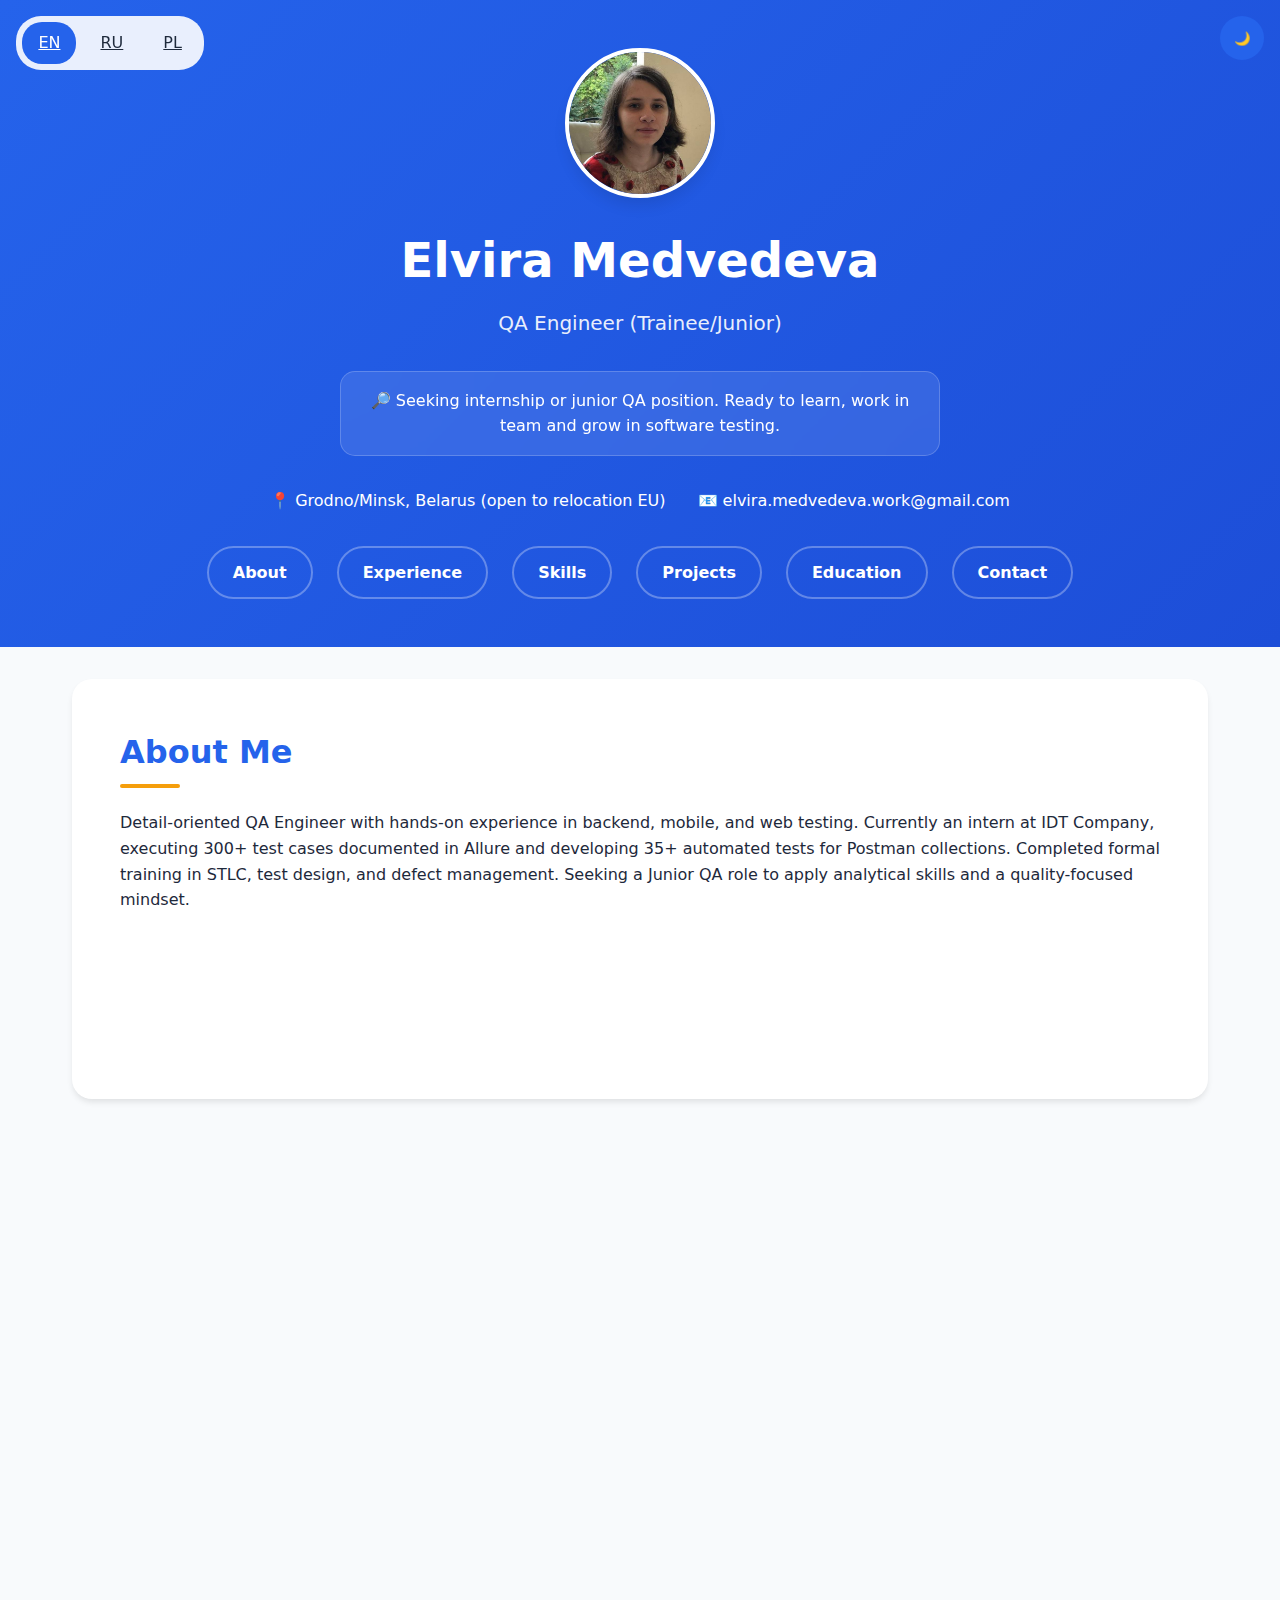
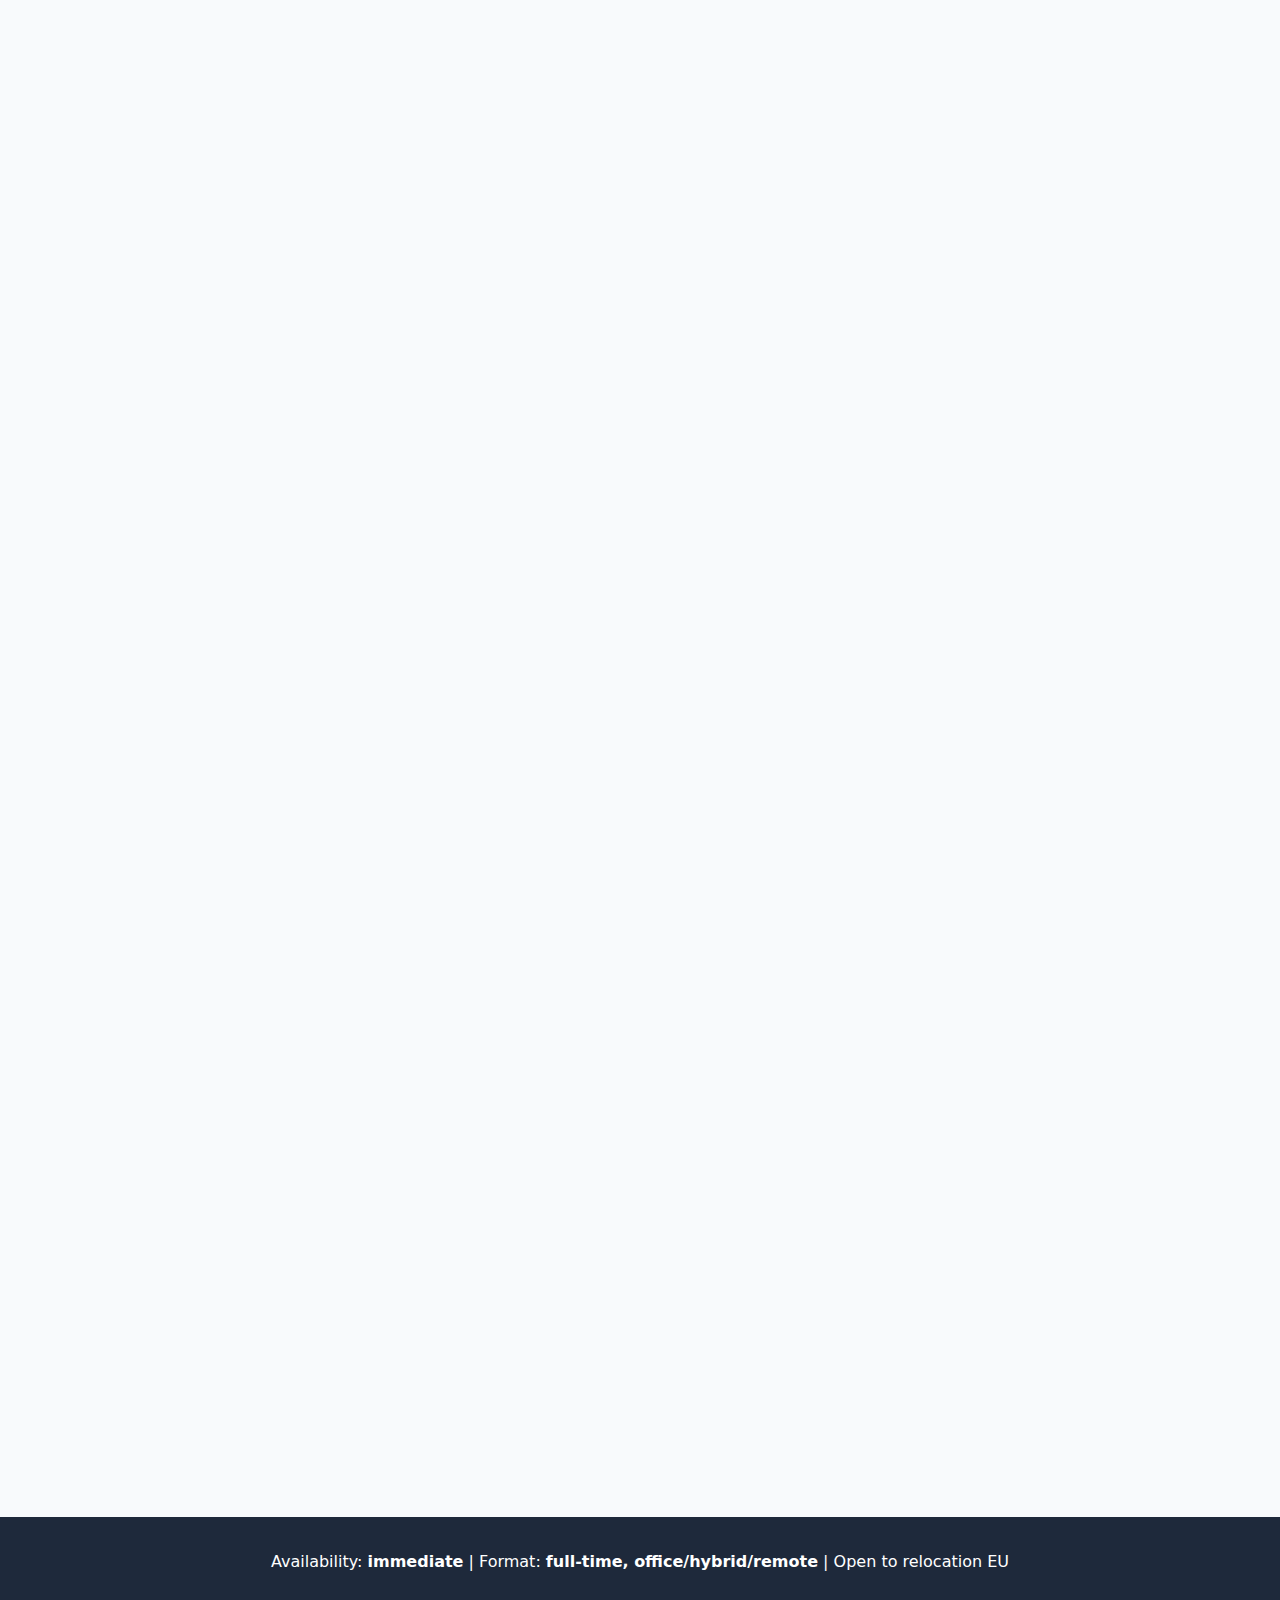
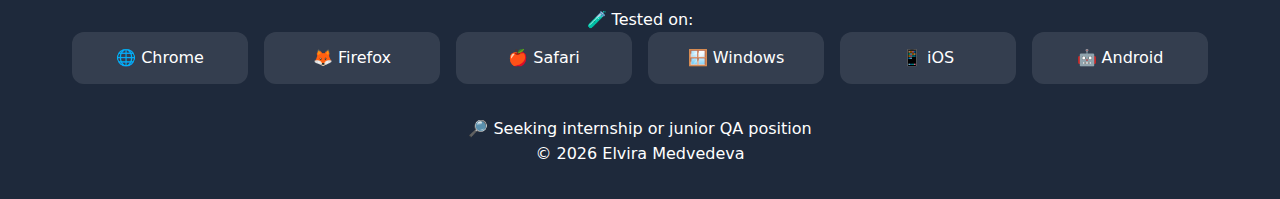
<file: index.html>
<!DOCTYPE html>
<html lang="en">
<head>
  <meta charset="UTF-8">
  <meta name="viewport" content="width=device-width, initial-scale=1.0">
  <title>Elvira Medvedeva - QA Engineer</title>
  <meta name="description" content="Junior QA Engineer | Manual & API Testing | Python basics | Open to Relocation EU">
  <meta property="og:title" content="Elvira Medvedeva - QA Portfolio">
  <meta property="og:description" content="QA Engineer specializing in manual testing, API validation, and mobile QA.">
  <meta property="og:type" content="website">
  <meta property="og:url" content="https://elviramedvedeva.github.io/">
  <link rel="canonical" href="https://elviramedvedeva.github.io/">
  <link rel="icon" type="image/x-icon" href="data:image/svg+xml,%3Csvg xmlns='http://www.w3.org/2000/svg' viewBox='0 0 100 100'%3E%3Crect width='100' height='100' rx='15' fill='%232563eb'/%3E%3Ctext x='50' y='68' font-family='Arial, sans-serif' font-size='36' font-weight='bold' text-anchor='middle' fill='white'%3EQA%3C/text%3E%3C/svg%3E">
  <link rel="stylesheet" href="style.css">
  <script src="script.js" defer></script>
</head>
<body>
  <header class="main-header">
    <div class="language-switcher">
      <a href="index.html" class="lang-btn active">EN</a>
      <a href="index_ru.html" class="lang-btn">RU</a>
      <a href="index_pl.html" class="lang-btn">PL</a>
    </div>
    <button class="theme-toggle" id="themeToggle" aria-label="Toggle theme">
      <span class="theme-icon">🌙</span>
    </button>
    <div class="container">
      <img src="elvira.jpg" alt="Elvira Medvedeva" class="profile-photo" width="150" height="150">
      <h1 class="main-title">Elvira Medvedeva</h1>
      <p class="subtitle">QA Engineer (Trainee/Junior)</p>
      <div class="career-goal">
        <p>🔎 Seeking internship or junior QA position. Ready to learn, work in team and grow in software testing.</p>
      </div>
      <div class="contact-info">
        <span class="contact-item">📍 Grodno/Minsk, Belarus (open to relocation EU)</span>
        <span class="contact-item">📧 <a href="mailto:elvira.medvedeva.work@gmail.com">elvira.medvedeva.work@gmail.com</a></span>
      </div>
      <button class="menu-toggle" id="menuToggle" aria-label="Menu"><span></span><span></span><span></span></button>
      <nav class="main-nav">
        <a href="#about" class="nav-link">About</a>
        <a href="#experience" class="nav-link">Experience</a>
        <a href="#skills" class="nav-link">Skills</a>
        <a href="#projects" class="nav-link">Projects</a>
        <a href="#education" class="nav-link">Education</a>
        <a href="#contact" class="nav-link">Contact</a>
      </nav>
    </div>
  </header>

  <main class="container">
    <section id="about" class="content-section">
      <h2 class="section-title">About Me</h2>
      <p>Detail-oriented QA Engineer with hands-on experience in backend, mobile, and web testing. Currently an intern at IDT Company, executing 300+ test cases documented in Allure and developing 35+ automated tests for Postman collections. Completed formal training in STLC, test design, and defect management. Seeking a Junior QA role to apply analytical skills and a quality-focused mindset.</p>
      <div class="highlights">
        <div class="highlight-item"><span>🎯</span> Goal-oriented</div>
        <div class="highlight-item"><span>🔍</span> Attention to detail</div>
        <div class="highlight-item"><span>📚</span> Fast learner</div>
        <div class="highlight-item"><span>🤝</span> Team player</div>
      </div>
    </section>

    <section id="experience" class="content-section">
      <h2 class="section-title">Work Experience</h2>
      <div class="experience-item">
        <div class="experience-header">
          <h3>Manual QA Intern</h3>
          <span class="experience-date">Feb 2026 - Present</span>
        </div>
        <div class="experience-company"><span class="company-icon">🏢</span> IDT Company</div>
        <ul class="experience-list">
          <li>Perform backend testing including REST API validation (Postman, Swagger) and database verification with complex SQL queries.</li>
          <li>Conduct mobile testing on iOS and Android using Android Studio and Charles for network monitoring.</li>
          <li>Authored 300+ test cases documented in Allure, ensuring comprehensive coverage and traceability.</li>
          <li>Developed and maintained 35+ automated tests for Postman collections to streamline API regression testing.</li>
          <li>Utilize monitoring and logging tools: Grafana, Kafka, Splunk to analyze system behavior and identify bottlenecks.</li>
          <li>Collaborate with development team via Jira and Confluence; manage test documentation in TestRail.</li>
          <li>Work with internal Admin UI to configure test environments and verify backend changes.</li>
        </ul>
      </div>
    </section>

    <section id="skills" class="content-section">
      <h2 class="section-title">Skills & Technologies</h2>
      <div class="skills-grid">
        <div class="skill-category"><h3>🛠️ Tools</h3>
          <ul class="skill-list">
            <li data-tool="Jira" data-company="Atlassian">Jira</li>
            <li data-tool="Confluence" data-company="Atlassian">Confluence</li>
            <li data-tool="TestRail" data-company="Gurock">TestRail</li>
            <li data-tool="Allure" data-company="Qameta">Allure</li>
            <li data-tool="Postman" data-company="Postman Inc">Postman</li>
            <li data-tool="Swagger" data-company="SmartBear">Swagger</li>
            <li data-tool="Charles Proxy" data-company="Charles Proxy">Charles</li>
            <li data-tool="Android Studio" data-company="Google">Android Studio</li>
            <li data-tool="Chrome DevTools" data-company="Google">DevTools</li>
            <li data-tool="Git/GitHub" data-company="Microsoft">Git, GitHub</li>
            <li data-tool="Grafana" data-company="Grafana Labs">Grafana</li>
            <li data-tool="Kafka" data-company="Apache">Kafka</li>
            <li data-tool="Splunk" data-company="Splunk">Splunk</li>
            <li data-tool="Admin UI" data-company="Internal">Admin UI</li>
            <li data-tool="VS Code" data-company="Microsoft">VS Code</li>
          </ul>
        </div>
        <div class="skill-category"><h3>🧪 QA & Testing</h3>
          <ul class="skill-list">
            <li>Functional Testing</li><li>Regression Testing</li><li>Smoke/Sanity Testing</li>
            <li>UI/UX Testing</li><li>Mobile Testing (iOS/Android)</li><li>Backend/API Testing</li>
            <li>Test Cases & Checklists</li><li>Bug Reporting (Jira)</li>
          </ul>
        </div>
        <div class="skill-category"><h3>💻 Technical</h3>
          <ul class="skill-list">
            <li>HTML/CSS Basics</li><li>SQL (SELECT, JOIN, WHERE)</li><li>REST API Testing</li>
            <li>Python (Fundamentals)</li><li>Technical Documentation</li><li>Network Analysis</li>
          </ul>
        </div>
        <div class="skill-category"><h3>🌐 Languages</h3>
          <ul class="skill-list">
            <li>Russian - Native</li><li>English - B2 (Professional Working)</li><li>Polish - C1</li>
          </ul>
        </div>
      </div>
    </section>

    <section id="projects" class="content-section">
      <h2 class="section-title">Projects</h2>
      <div class="projects-grid">
        <div class="project-card">
          <h3>Educational QA Project (Team Lead)</h3>
          <p>Developed test plan, assigned tasks, reviewed work, and presented results. Performed functional, regression, and UI/UX testing of a web app.</p>
          <ul><li>Created test cases and checklists</li><li>Reported defects in Jira with evidence</li><li>Used Chrome DevTools for debugging</li></ul>
        </div>
        <div class="project-card">
          <h3>Mobile Testing Practice</h3>
          <p>Tested mobile apps on iOS and Android as part of internship.</p>
          <ul><li>Executed 300+ test cases</li><li>Monitored traffic with Charles Proxy</li><li>Documented results in Allure</li></ul>
        </div>
      </div>
    </section>

    <section id="education" class="content-section">
      <h2 class="section-title">Education</h2>
      <div class="education-item">
        <div class="experience-header"><h3>Software Testing Course</h3><span class="experience-date">Oct 2025 - Jan 2026</span></div>
        <div class="experience-company">IT-Academy</div>
        <p>Completed program focused on manual testing, test design, and defect management in Agile. Certificate obtained.</p>
        <a href="Elvira_Miadzvedzeva_IT-Academy_Software_Testing.pdf" class="certificate-btn" target="_blank" rel="noopener">📜 View Certificate (PDF)</a>
      </div>
      <div class="education-item">
        <div class="experience-header"><h3>Self-Education</h3><span class="experience-date">2025 - Present</span></div>
        <p>Continuous learning via:</p>
        <ul class="self-edu-list">
          <li>Artem Rusov channel - practical testing skills</li>
          <li>"Software Testing" course on Stepik - in-depth theory</li>
          <li>Python learning - basics for test automation</li>
          <li>Technical documentation reading and analysis</li>
          <li>QA communities participation</li>
        </ul>
      </div>
    </section>

    <section id="contact" class="content-section">
      <h2 class="section-title">Contact Me</h2>
      <div class="contact-grid">
        <a href="mailto:elvira.medvedeva.work@gmail.com" class="contact-card email-card"><span>📧</span><span>Email</span><span class="contact-detail">elvira.medvedeva.work@gmail.com</span></a>
        <a href="tel:+375291384080" class="contact-card phone-card"><span>📱</span><span>Phone</span><span class="contact-detail">+375 29 138 40 80</span></a>
        <a href="https://linkedin.com/in/elviramiadzvedzeva" target="_blank" class="contact-card linkedin-card"><span>💼</span><span>LinkedIn</span><span class="contact-detail">Elvira Medvedeva</span></a>
        <a href="https://github.com/elviramedvedeva" target="_blank" class="contact-card github-card"><span>💻</span><span>GitHub</span><span class="contact-detail">elviramedvedeva</span></a>
        <div class="contact-card dropdown-card">
          <div class="dropdown-wrapper">
            <button class="dropdown-btn"><span>📄</span> Download CV ▼</button>
            <div class="dropdown-menu">
              <a href="Medvedeva_Elvira_QA_CV_EN.pdf" download>🇬🇧 English (PDF)</a>
              <a href="Medvedeva_Elvira_CV_RU.pdf" download>🇷🇺 Русский (PDF)</a>
              <a href="Medvedeva_Elvira_CV_PL.pdf" download>🇵🇱 Polski (PDF)</a>
            </div>
          </div>
        </div>
      </div>
    </section>
  </main>

  <footer class="main-footer">
    <div class="container">
      <p>Availability: <strong>immediate</strong> | Format: <strong>full-time, office/hybrid/remote</strong> | Open to relocation EU</p>
      <div class="testing-platforms">
        <div class="testing-title">🧪 Tested on:</div>
        <div class="platforms-grid">
          <div class="platform-item">🌐 Chrome</div><div class="platform-item">🦊 Firefox</div><div class="platform-item">🍎 Safari</div>
          <div class="platform-item">🪟 Windows</div><div class="platform-item">📱 iOS</div><div class="platform-item">🤖 Android</div>
        </div>
      </div>
      <p class="career-goal-footer">🔎 Seeking internship or junior QA position</p>
      <p class="footer-copyright">© 2026 Elvira Medvedeva</p>
    </div>
  </footer>
</body>
</html>
</file>
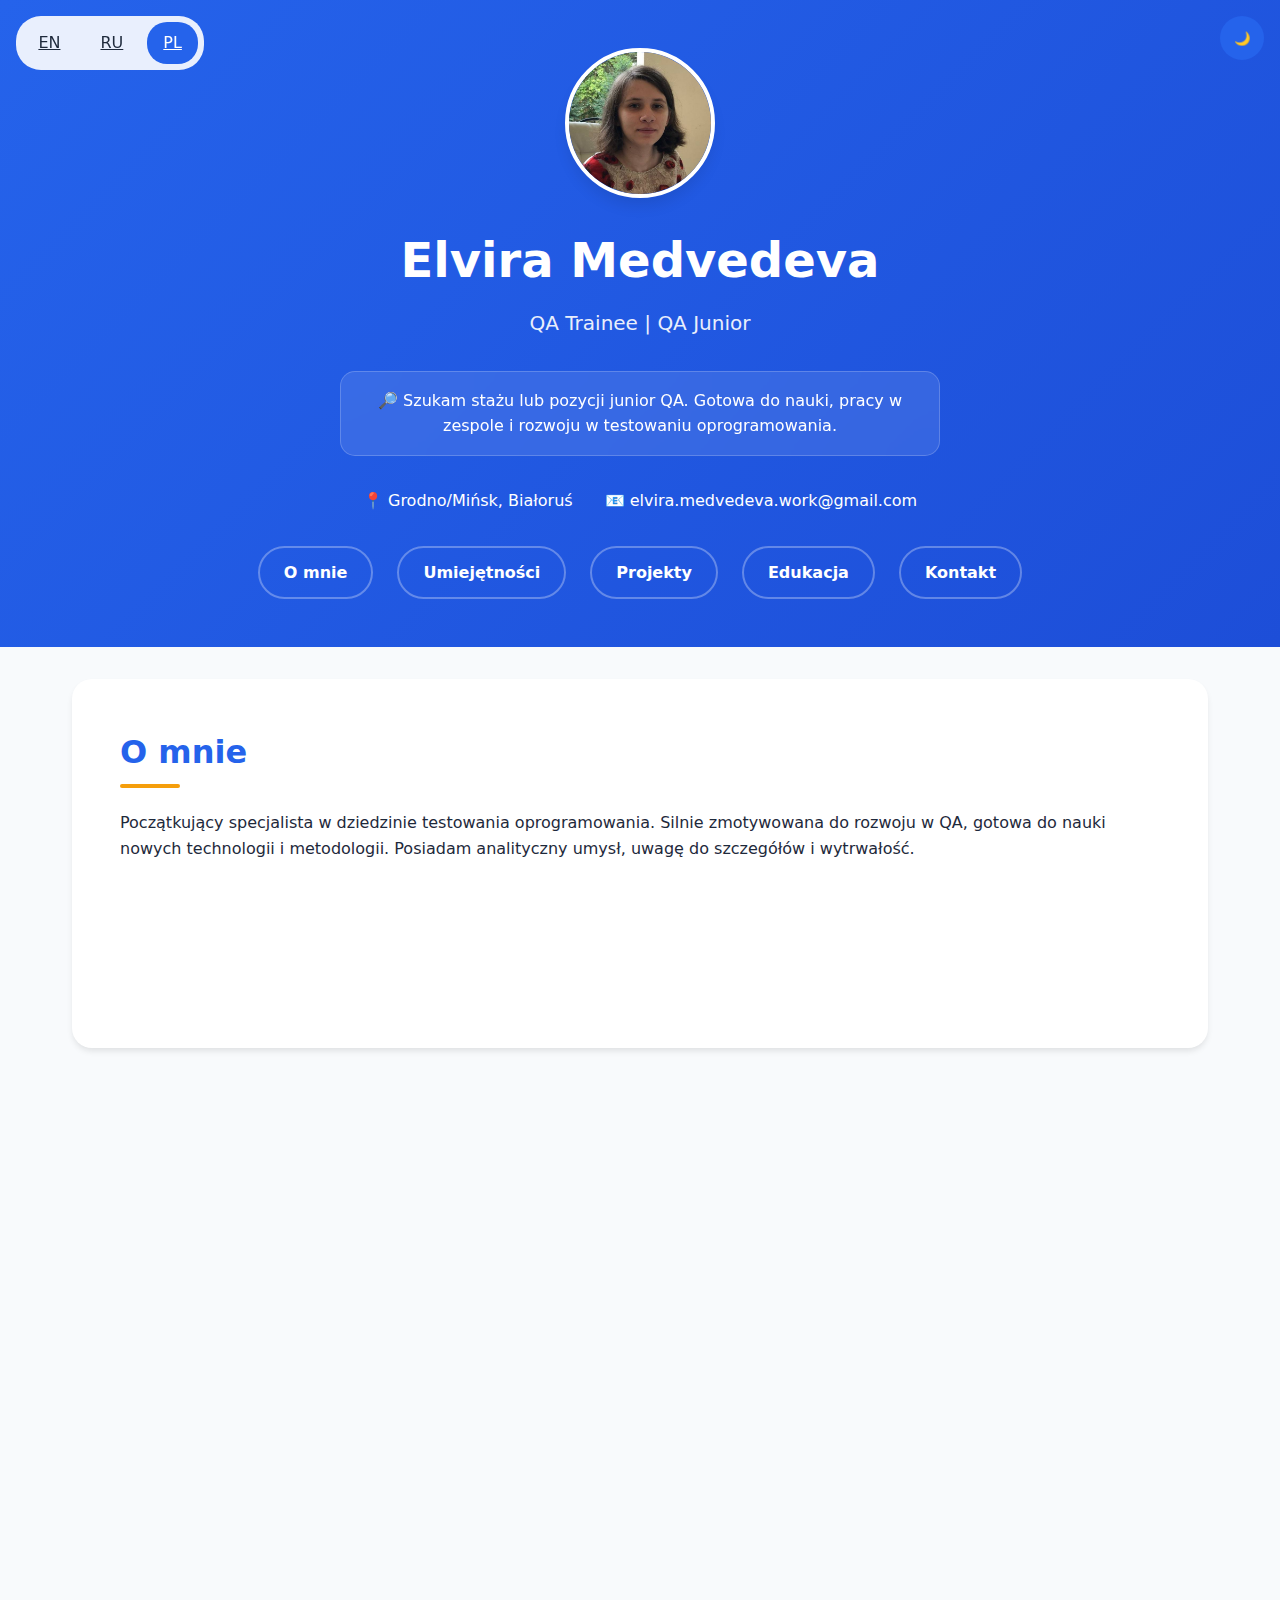
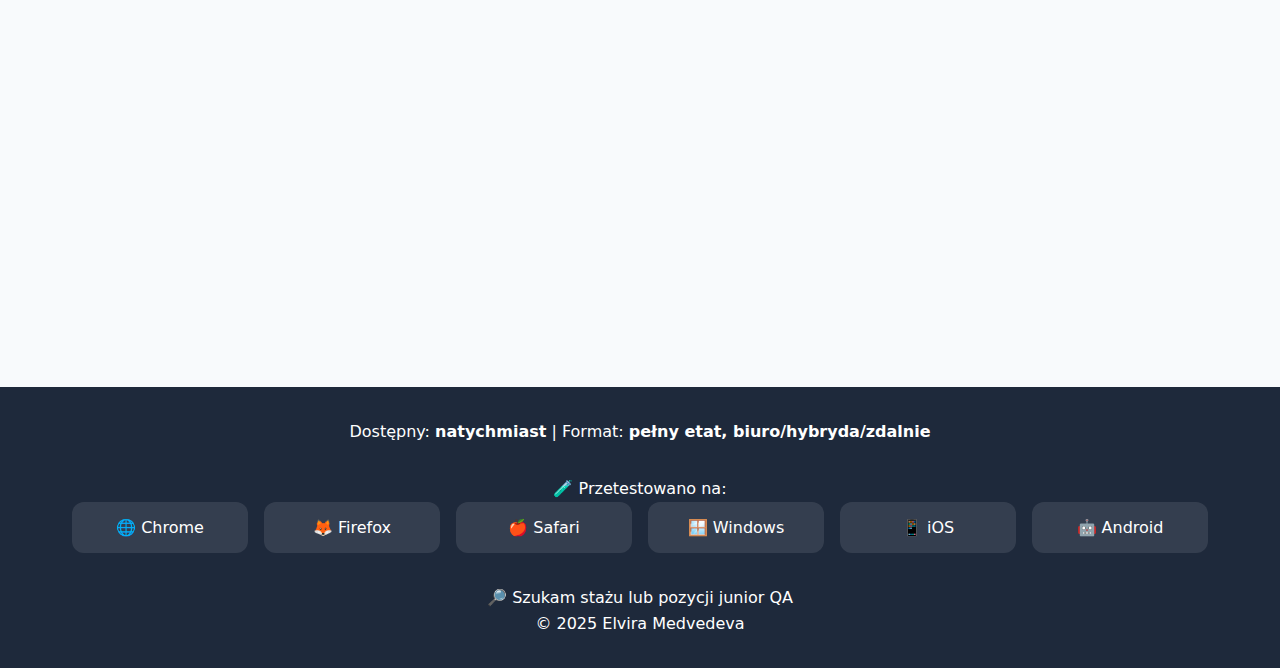
<file: index_pl.html>
<!DOCTYPE html>
<html lang="pl">
<head>
  <meta charset="UTF-8">
  <meta name="viewport" content="width=device-width, initial-scale=1.0">
  <title>Elvira Medvedeva — QA Trainee | QA Junior</title>
  <meta name="description" content="Elvira Medvedeva — początkujący specjalista QA. CV, umiejętności, projekty, kontakty.">
  <meta name="keywords" content="QA, testowanie oprogramowania, stażysta, CV, Elvira Medvedeva, testowanie manualne">
  <link rel="icon" type="image/x-icon" href="data:image/svg+xml,%3Csvg xmlns='http://www.w3.org/2000/svg' viewBox='0 0 100 100'%3E%3Crect width='100' height='100' rx='15' fill='%232563eb'/%3E%3Ctext x='50' y='68' font-family='Arial, sans-serif' font-size='36' font-weight='bold' text-anchor='middle' fill='white'%3EQA%3C/text%3E%3C/svg%3E">
  <link rel="stylesheet" href="style.css">
</head>
<body>
  <!-- Przycisk zmiany motywu -->
  <button class="theme-toggle" aria-label="Przełącz motyw" id="themeToggle">
    <span class="theme-icon">🌙</span>
  </button>

  <!-- Przełącznik języka -->
  <div class="language-switcher">
    <a href="index.html" class="lang-btn">EN</a>
    <a href="index_ru.html" class="lang-btn">RU</a>
    <a href="index_pl.html" class="lang-btn active">PL</a>
  </div>

  <!-- Nagłówek z gradientem -->
  <header class="main-header">
    <div class="container">
      <img src="elvira.jpg" alt="Zdjęcie Elviry Medvedevy" class="profile-photo">
      <h1 class="main-title">Elvira Medvedeva</h1>
      <p class="subtitle">QA Trainee | QA Junior</p>
      
      <!-- Blok celu zawodowego -->
      <div class="career-goal">
        <p>🔎 Szukam stażu lub pozycji junior QA. Gotowa do nauki, pracy w zespole i rozwoju w testowaniu oprogramowania.</p>
      </div>
      
      <div class="contact-info">
        <div class="contact-item">
          <span class="icon">📍</span>
          <span>Grodno/Mińsk, Białoruś</span>
        </div>
        <div class="contact-item">
          <span class="icon">📧</span>
          <a href="mailto:elvira.medvedeva.work@gmail.com">elvira.medvedeva.work@gmail.com</a>
        </div>
      </div>

      <nav class="main-nav">
        <a href="#about" class="nav-link">O mnie</a>
        <a href="#skills" class="nav-link">Umiejętności</a>
        <a href="#projects" class="nav-link">Projekty</a>
        <a href="#education" class="nav-link">Edukacja</a>
        <a href="#contact" class="nav-link">Kontakt</a>
      </nav>
    </div>
  </header>

  <main class="container">
    <!-- Sekcja "O mnie" -->
    <section id="about" class="content-section fade-in">
      <h2 class="section-title">O mnie</h2>
      <p>Początkujący specjalista w dziedzinie testowania oprogramowania. Silnie zmotywowana do rozwoju w QA, gotowa do nauki nowych technologii i metodologii. Posiadam analityczny umysł, uwagę do szczegółów i wytrwałość.</p>
      
      <div class="highlights">
        <div class="highlight-item">
          <span class="highlight-icon">🎯</span>
          <span>Zorientowana na cel</span>
        </div>
        <div class="highlight-item">
          <span class="highlight-icon">🔍</span>
          <span>Uwaga na szczegóły</span>
        </div>
        <div class="highlight-item">
          <span class="highlight-icon">📚</span>
          <span>Gotowość do nauki</span>
        </div>
        <div class="highlight-item">
          <span class="highlight-icon">🤝</span>
          <span>Praca zespołowa</span>
        </div>
      </div>
    </section>

    <!-- Sekcja "Umiejętności" -->
    <section id="skills" class="content-section fade-in">
      <h2 class="section-title">Umiejętności i Technologie</h2>
      <div class="skills-grid">

        <!-- Narzędzia -->
        <div class="skill-category">
          <h3>🛠️ Narzędzia</h3>
          <ul class="skill-list">
            <li data-tool="Jira" data-company="Atlassian">Jira</li>
            <li data-tool="Trello" data-company="Atlassian">Trello</li>
            <li data-tool="Chrome DevTools" data-company="Google">Chrome DevTools</li>
            <li data-tool="Postman" data-company="Postman Inc">Postman</li>
            <li data-tool="GitHub" data-company="Microsoft">Git, GitHub</li>
            <li data-tool="TestRail" data-company="Gurock">TestRail</li>
            <li data-tool="Visual Studio Code" data-company="Microsoft">VS Code</li>
            <li data-tool="Catalon Studio" data-company="Catalon">Catalon Studio</li>
          </ul>
        </div>
        
        <!-- Testowanie -->
        <div class="skill-category">
          <h3>🧪 QA & Testowanie</h3>
          <ul class="skill-list">
            <li>Testowanie funkcjonalne</li>
            <li>Testowanie regresyjne</li>
            <li>Testowanie UI/UX</li>
            <li>Tworzenie przypadków testowych</li>
            <li>Raportowanie błędów</li>
          </ul>
        </div>

        <!-- Umiejętności techniczne -->
        <div class="skill-category">
          <h3>💻 Umiejętności techniczne</h3>
          <ul class="skill-list">
            <li>Podstawy HTML/CSS</li>
            <li>Podstawy SQL</li>
            <li>Podstawy testowania API</li>
            <li>Python (poziom podstawowy)</li>
            <li>Dokumentacja techniczna</li>
          </ul>
        </div>

        <!-- Języki -->
        <div class="skill-category">
          <h3>🌐 Języki</h3>
          <ul class="skill-list">
            <li>Rosyjski — ojczysty</li>
            <li>Angielski — B2</li>
            <li>Polski — B2</li>
          </ul>
        </div>
      </div>
    </section>

    <!-- Sekcja "Projekty" -->
    <section id="projects" class="content-section fade-in">
      <h2 class="section-title">Projekty</h2>
      <div class="projects-grid">
        <div class="project-card">
          <h3>Projekty szkoleniowe</h3>
          <p>Praktyka testowania różnych aplikacji webowych i mobilnych w ramach szkolenia.</p>
          <ul class="project-features">
            <li>Testowanie funkcjonalne</li>
            <li>Testowanie UI/UX</li>
            <li>Pisanie przypadków testowych</li>
            <li>Tworzenie raportów błędów</li>
          </ul>
        </div>
      </div>
    </section>

    <!-- Sekcja "Edukacja" -->
    <section id="education" class="content-section fade-in">
      <h2 class="section-title">Edukacja</h2>
      
      <!-- Główna edukacja -->
      <div class="education-item">
        <div class="education-header">
          <h3>Kursy testowania oprogramowania</h3>
          <span class="education-date">Paź 2025 - Sty 2026</span>
        </div>
        <div class="education-institution">IT-Academy</div>
        <p>Ukończenie kursów testowania oprogramowania. Studiowanie podstaw testowania, metodologii, narzędzi i najlepszych praktyk QA.</p>
        <div class="education-details">
          <span class="detail-tag">Podstawy QA</span>
          <span class="detail-tag">Testowanie manualne</span>
          <span class="detail-tag">Projektowanie testów</span>
          <span class="detail-tag">Certyfikat</span>
          <span class="detail-tag">Online</span>
        </div>
      </div>

      <!-- Samo edukacja -->
      <div class="education-item">
        <div class="education-header">
          <h3>Aktywna samoedukacja</h3>
          <span class="education-date">2025 - Obecnie</span>
        </div>
        <div class="education-institution">YouTube, Stepik, Samodzielna nauka</div>
        <p>Ciągły rozwój umiejętności poprzez różne platformy edukacyjne i zasoby:</p>
        <ul class="self-education-list">
          <li data-completed="true">Kanał Artema Rusova - praktyczne umiejętności testowania</li>
          <li data-completed="true">Kurs "Testowanie Oprogramowania" na Stepik - pogłębiona teoria</li>
          <li data-completed="true">Nauka Pythona - podstawy programowania dla automatyzacji testów</li>
          <li data-completed="true">Dokumentacja techniczna - czytanie i analiza</li>
          <li data-completed="true">Społeczności QA - uczestnictwo w profesjonalnych społecznościach</li>
        </ul>
        <div class="education-details">
          <span class="detail-tag">YouTube</span>
          <span class="detail-tag">Stepik</span>
          <span class="detail-tag">Python</span>
          <span class="detail-tag">Samoedukacja</span>
        </div>
      </div>
    </section>

    <!-- Sekcja "Kontakt" -->
    <section id="contact" class="content-section fade-in">
      <h2 class="section-title">Kontakt</h2>
      <div class="contact-grid">
        <!-- Email z ikoną Gmail -->
        <a href="mailto:elvira.medvedeva.work@gmail.com" class="contact-card email-card">
          <div class="contact-header">
            <svg class="brand-icon" width="24" height="24" viewBox="0 0 24 24" fill="currentColor">
              <path d="M20 4H4c-1.1 0-1.99.9-1.99 2L2 18c0 1.1.9 2 2 2h16c1.1 0 2-.9 2-2V6c0-1.1-.9-2-2-2zm0 4l-8 5-8-5V6l8 5 8-5v2z"/>
            </svg>
            <span>Email</span>
          </div>
          <span class="contact-detail">elvira.medvedeva.work@gmail.com</span>
        </a>

        <!-- Telefon -->
        <a href="tel:+375291384080" class="contact-card phone-card">
          <div class="contact-header">
            <svg class="brand-icon" width="24" height="24" viewBox="0 0 24 24" fill="currentColor">
              <path d="M6.62 10.79c1.44 2.83 3.76 5.14 6.59 6.59l2.2-2.2c.27-.27.67-.36 1.02-.24 1.12.37 2.33.57 3.57.57.55 0 1 .45 1 1V20c0 .55-.45 1-1 1-9.39 0-17-7.61-17-17 0-.55.45-1 1-1h3.5c.55 0 1 .45 1 1 0 1.25.2 2.45.57 3.57.11.35.03.74-.25 1.02l-2.2 2.2z"/>
            </svg>
            <span>Telefon</span>
          </div>
          <span class="contact-detail">+375 29 138 40 80</span>
        </a>

        <!-- LinkedIn -->
        <a href="https://www.linkedin.com/in/elviramiadzvedzeva" class="contact-card linkedin-card" target="_blank">
          <div class="contact-header">
            <svg class="brand-icon" width="24" height="24" viewBox="0 0 24 24" fill="currentColor">
              <path d="M20.447 20.452h-3.554v-5.569c0-1.328-.027-3.037-1.852-3.037-1.853 0-2.136 1.445-2.136 2.939v5.667H9.351V9h3.414v1.561h.046c.477-.9 1.637-1.85 3.37-1.85 3.601 0 4.267 2.37 4.267 5.455v6.286zM5.337 7.433c-1.144 0-2.063-.926-2.063-2.065 0-1.138.92-2.063 2.063-2.063 1.14 0 2.064.925 2.064 2.063 0 1.139-.925 2.065-2.064 2.065zm1.782 13.019H3.555V9h3.564v11.452zM22.225 0H1.771C.792 0 0 .774 0 1.729v20.542C0 23.227.792 24 1.771 24h20.451C23.2 24 24 23.227 24 22.271V1.729C24 .774 23.2 0 22.222 0h.003z"/>
            </svg>
            <span>LinkedIn</span>
          </div>
          <span class="contact-detail">Elvira Medvedeva</span>
        </a>

        <!-- GitHub -->
        <a href="https://github.com/elviramedvedeva" class="contact-card github-card" target="_blank">
          <div class="contact-header">
            <svg class="brand-icon" width="24" height="24" viewBox="0 0 24 24" fill="currentColor">
              <path d="M12 0c-6.626 0-12 5.373-12 12 0 5.302 3.438 9.8 8.207 11.387.599.111.793-.261.793-.577v-2.234c-3.338.726-4.033-1.416-4.033-1.416-.546-1.387-1.333-1.756-1.333-1.756-1.089-.745.083-.729.083-.729 1.205.084 1.839 1.237 1.839 1.237 1.07 1.834 2.807 1.304 3.492.997.107-.775.418-1.305.762-1.604-2.665-.305-5.467-1.334-5.467-5.931 0-1.311.469-2.381 1.236-3.221-.124-.303-.535-1.524.117-3.176 0 0 1.008-.322 3.301 1.23.957-.266 1.983-.399 3.003-.404 1.02.005 2.047.138 3.006.404 2.291-1.552 3.297-1.23 3.297-1.23.653 1.653.242 2.874.118 3.176.77.84 1.235 1.911 1.235 3.221 0 4.609-2.807 5.624-5.479 5.921.43.372.823 1.102.823 2.222v3.293c0 .319.192.694.801.576 4.765-1.589 8.199-6.086 8.199-11.386 0-6.627-5.373-12-12-12z"/>
            </svg>
            <span>GitHub</span>
          </div>
          <span class="contact-detail">elviramedvedeva</span>
        </a>

        <!-- PDF -->
        <a href="Medvedeva_Elvira_CV_PL.pdf" download class="contact-card pdf-download">
          <div class="contact-header">
            <svg class="brand-icon" width="24" height="24" viewBox="0 0 24 24" fill="currentColor">
              <path d="M14 2H6c-1.1 0-1.99.9-1.99 2L4 20c0 1.1.89 2 1.99 2H18c1.1 0 2-.9 2-2V8l-6-6zm2 16H8v-2h8v2zm0-4H8v-2h8v2zm-3-5V3.5L18.5 9H13z"/>
            </svg>
            <span>CV PDF</span>
          </div>
          <span class="contact-detail">Pobierz</span>
        </a>
      </div>
    </section>
  </main>

  <footer class="main-footer">
    <div class="container">
      <p>Dostępny: <strong>natychmiast</strong> | Format: <strong>pełny etat, biuro/hybryda/zdalnie</strong></p>
      
      <!-- Blok "Przetestowano na" -->
      <div class="testing-platforms">
        <p class="testing-title">🧪 Przetestowano na:</p>
        <div class="platforms-grid">
          <div class="platform-item" title="Google Chrome">
            <span class="platform-icon" aria-hidden="true">🌐</span>
            <span class="platform-name">Chrome</span>
          </div>
          <div class="platform-item" title="Mozilla Firefox">
            <span class="platform-icon" aria-hidden="true">🦊</span>
            <span class="platform-name">Firefox</span>
          </div>
          <div class="platform-item" title="Apple Safari">
            <span class="platform-icon" aria-hidden="true">🍎</span>
            <span class="platform-name">Safari</span>
          </div>
          <div class="platform-item" title="Microsoft Windows">
            <span class="platform-icon" aria-hidden="true">🪟</span>
            <span class="platform-name">Windows</span>
          </div>
          <div class="platform-item" title="Apple iOS">
            <span class="platform-icon" aria-hidden="true">📱</span>
            <span class="platform-name">iOS</span>
          </div>
          <div class="platform-item" title="Google Android">
            <span class="platform-icon" aria-hidden="true">🤖</span>
            <span class="platform-name">Android</span>
          </div>
        </div>
      </div>

      <p class="career-goal-footer">🔎 Szukam stażu lub pozycji junior QA</p>
      <p class="footer-copyright">© 2025 Elvira Medvedeva</p>
    </div>
  </footer>
  
  <script src="script.js"></script>
</body>
</html>
</file>
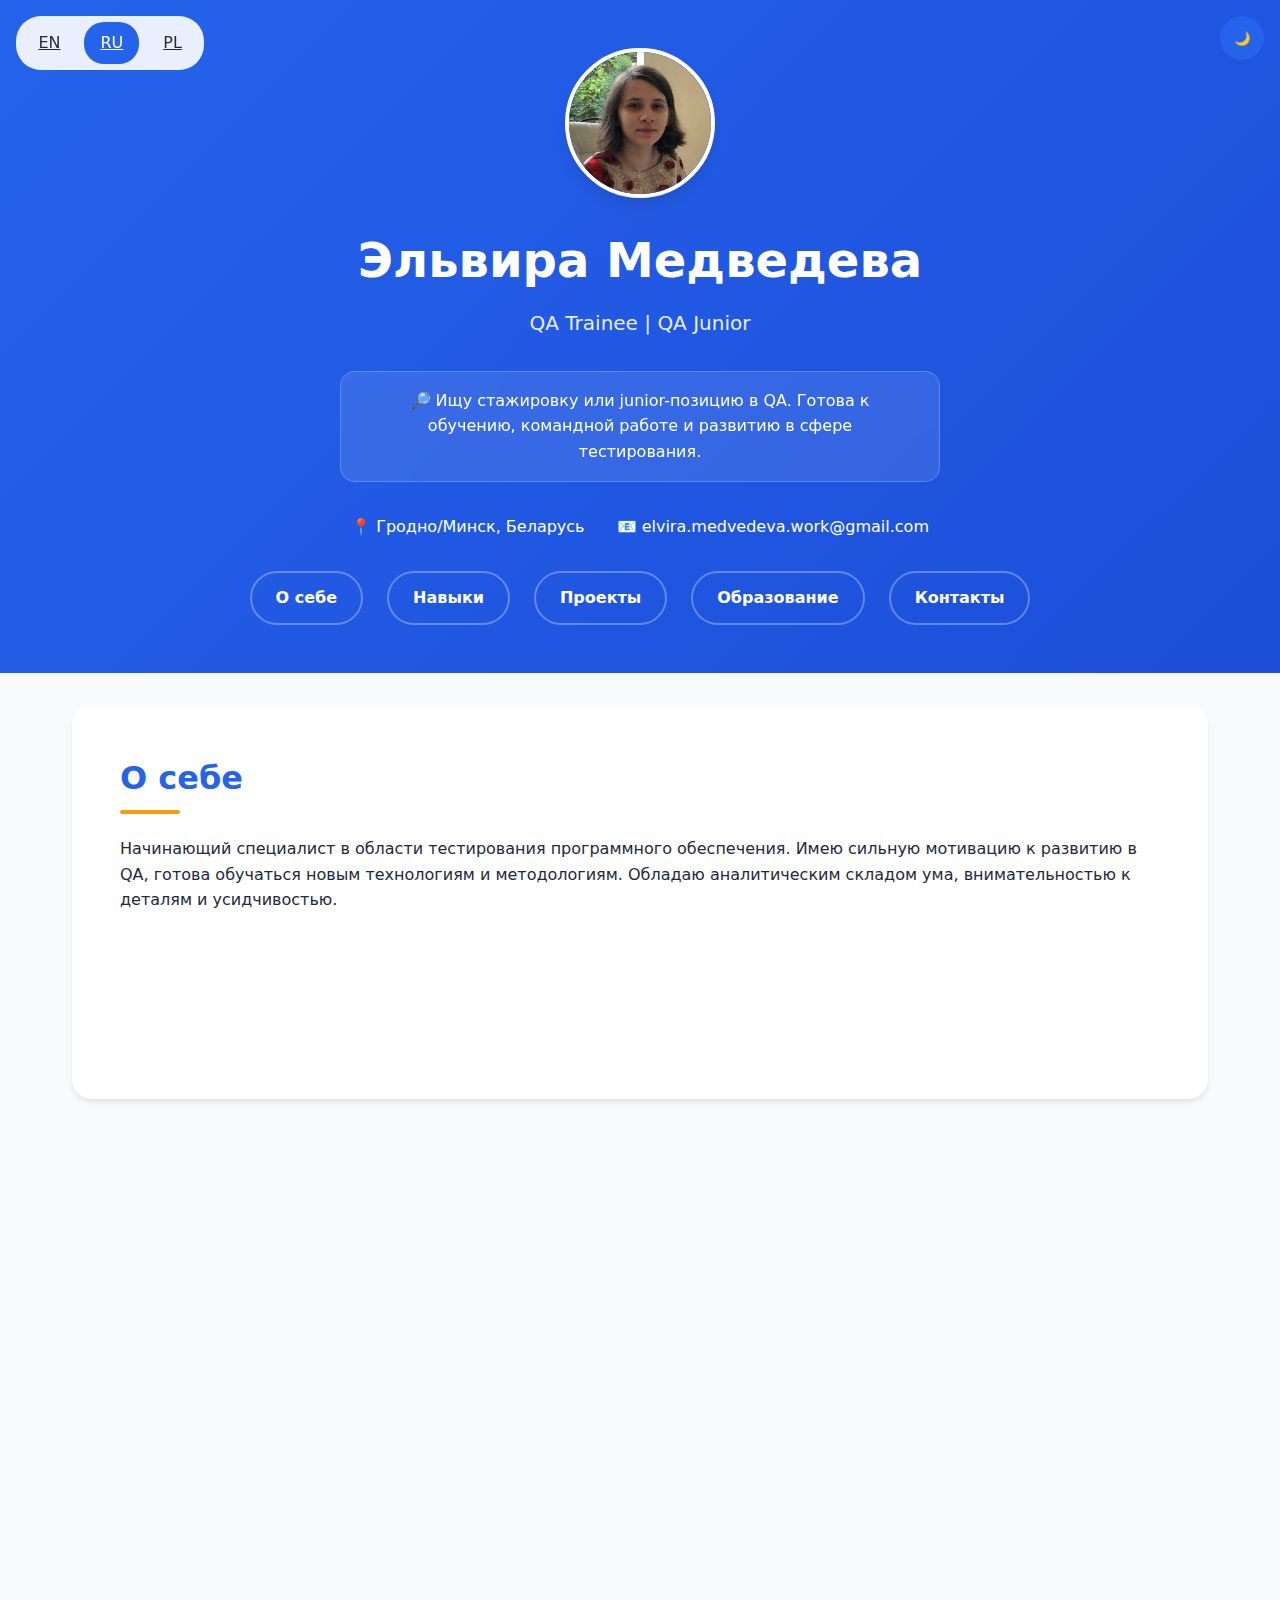
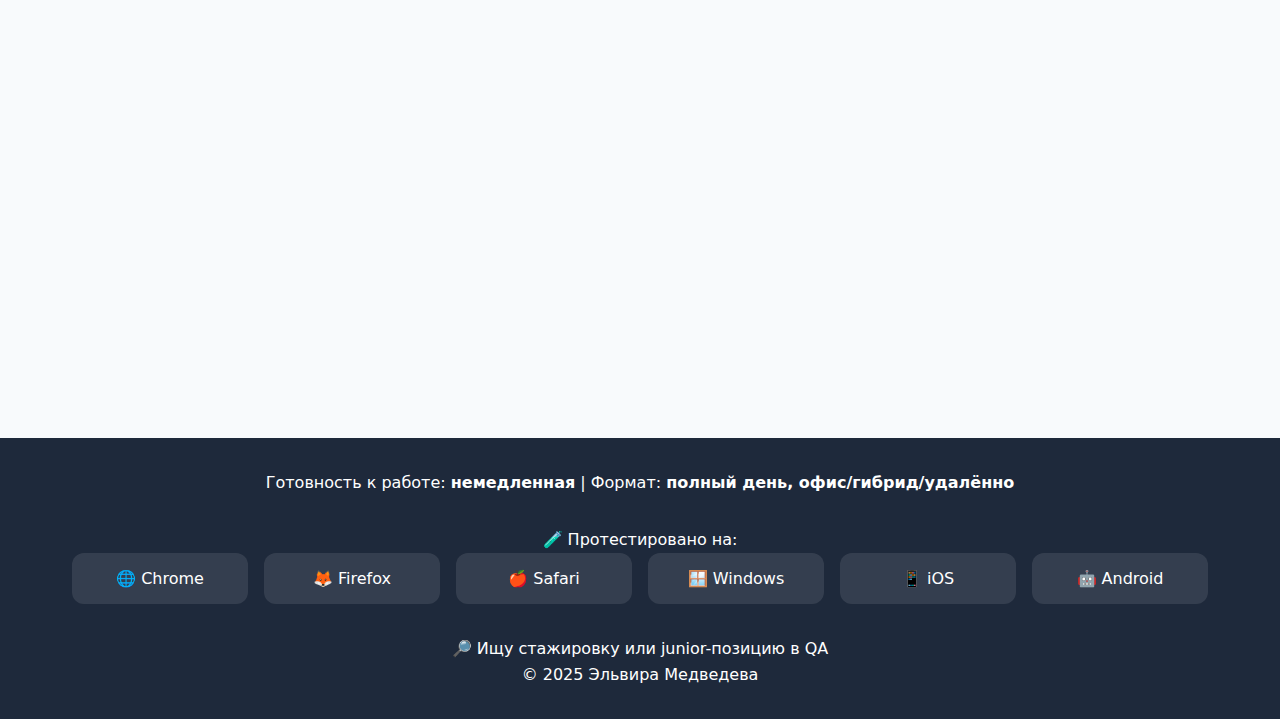
<file: index_ru.html>
<!DOCTYPE html>
<html lang="ru">
<head>
  <meta charset="UTF-8">
  <meta name="viewport" content="width=device-width, initial-scale=1.0">
  <title>Эльвира Медведева — QA Trainee | QA Junior</title>
  <meta name="description" content="Эльвира Медведева — начинающий QA-специалист. Резюме, навыки, проекты, контакты.">
  <meta name="keywords" content="QA, тестирование, стажёр, резюме, Elvira Medvedeva, тестировщик, ручное тестирование">
  <link rel="icon" type="image/x-icon" href="data:image/svg+xml,%3Csvg xmlns='http://www.w3.org/2000/svg' viewBox='0 0 100 100'%3E%3Crect width='100' height='100' rx='15' fill='%232563eb'/%3E%3Ctext x='50' y='68' font-family='Arial, sans-serif' font-size='36' font-weight='bold' text-anchor='middle' fill='white'%3EQA%3C/text%3E%3C/svg%3E">
  <link rel="stylesheet" href="style.css">
</head>
<body>
  <!-- Кнопка переключения темы -->
  <button class="theme-toggle" aria-label="Переключить тему" id="themeToggle">
    <span class="theme-icon">🌙</span>
  </button>
  <!-- Переключатель языка -->
  <div class="language-switcher">
    <a href="index.html" class="lang-btn">EN</a>
    <a href="index_ru.html" class="lang-btn active">RU</a>
    <a href="index_pl.html" class="lang-btn">PL</a>
  </div>

  <!-- Хедер с градиентом -->
  <header class="main-header">
    <div class="container">
      <img src="elvira.jpg" alt="Фото Эльвиры Медведевой" class="profile-photo">
      <h1 class="main-title">Эльвира Медведева</h1>
      <p class="subtitle">QA Trainee | QA Junior</p>
      
      <!-- Блок с целью -->
      <div class="career-goal">
        <p data-translate="careerGoal">🔎 Ищу стажировку или junior-позицию в QA. Готова к обучению, командной работе и развитию в сфере тестирования.</p>
      </div>
      
      <div class="contact-info">
        <div class="contact-item">
          <span class="icon">📍</span>
          <span>Гродно/Минск, Беларусь</span>
        </div>
        <div class="contact-item">
          <span class="icon">📧</span>
          <a href="mailto:elvira.medvedeva.work@gmail.com">elvira.medvedeva.work@gmail.com</a>
        </div>
      </div>

      <nav class="main-nav">
        <a href="#about" class="nav-link">О себе</a>
        <a href="#skills" class="nav-link">Навыки</a>
        <a href="#projects" class="nav-link">Проекты</a>
        <a href="#education" class="nav-link">Образование</a>
        <a href="#contact" class="nav-link">Контакты</a>
      </nav>
    </div>
  </header>

  <main class="container">
    <!-- Секция "О себе" -->
    <section id="about" class="content-section fade-in">
      <h2 class="section-title" data-translate="aboutTitle">О себе</h2>
      <p>Начинающий специалист в области тестирования программного обеспечения. Имею сильную мотивацию к развитию в QA, готова обучаться новым технологиям и методологиям. Обладаю аналитическим складом ума, внимательностью к деталям и усидчивостью.</p>
      
      <div class="highlights">
        <div class="highlight-item">
          <span class="highlight-icon">🎯</span>
          <span>Целеустремленность</span>
        </div>
        <div class="highlight-item">
          <span class="highlight-icon">🔍</span>
          <span>Внимание к деталям</span>
        </div>
        <div class="highlight-item">
          <span class="highlight-icon">📚</span>
          <span>Готовность к обучению</span>
        </div>
        <div class="highlight-item">
          <span class="highlight-icon">🤝</span>
          <span>Командная работа</span>
        </div>
      </div>
    </section>

  <!-- Секция "Навыки" -->
<section id="skills" class="content-section fade-in">
  <h2 class="section-title">Навыки</h2>
  <div class="skills-grid">
    
  <!-- Инструменты -->
    <div class="skill-category">
      <h3>🛠️ Инструменты</h3>
      <ul class="skill-list">
        <li data-tool="Jira" data-company="Atlassian">Jira</li>
        <li data-tool="Trello" data-company="Atlassian">Trello</li>
        <li data-tool="Chrome DevTools" data-company="Google">Chrome DevTools</li>
        <li data-tool="Postman" data-company="Postman Inc">Postman</li>
        <li data-tool="GitHub" data-company="Microsoft">Git, GitHub</li>
        <li data-tool="TestRail" data-company="Gurock">TestRail</li>
        <li data-tool="Visual Studio Code" data-company="Microsoft">VS Code</li>
        <li data-tool="Catalon Studio" data-company="Catalon">Catalon Studio</li>
      </ul>
    </div> 
    <!-- Технические навыки -->
    <div class="skill-category">
      <h3>💻 Технические навыки</h3>
      <ul class="skill-list">
        <li>Основы HTML/CSS</li>
        <li>Основы SQL</li>
        <li>Основы API тестирования</li>
        <li>Python (базовый уровень)</li>
        <li>Чтение технической документации</li>
      </ul>
    </div>
    
    <!-- Тестирование -->
    <div class="skill-category">
      <h3>🧪 Тестирование</h3>
      <ul class="skill-list">
        <li>Функциональное тестирование</li>
        <li>Регрессионное тестирование</li>
        <li>Тестирование UI/UX</li>
        <li>Составление тест-кейсов</li>
        <li>Багрепорты</li>
      </ul>
    </div>
    
    
    
    

    <!-- Языки -->
    <div class="skill-category">
      <h3>🌐 Языки</h3>
      <ul class="skill-list">
        <li>Русский — родной</li>
        <li>Английский — B2</li>
        <li>Польский — B2</li>
      </ul>
    </div>
  </div>
</section>

    <!-- Секция "Проекты" -->
    <section id="projects" class="content-section fade-in">
      <h2 class="section-title">Проекты</h2>
      <div class="projects-grid">
        <div class="project-card">
          <h3>Учебные проекты</h3>
          <p>Практика тестирования различных веб-приложений и мобильных приложений в рамках обучения.</p>
          <ul class="project-features">
            <li>Функциональное тестирование</li>
            <li>UI/UX тестирование</li>
            <li>Написание тест-кейсов</li>
            <li>Составление баг-репортов</li>
          </ul>
        </div>
      </div>
    </section>

    <!-- Секция "Образование" -->
    <section id="education" class="content-section fade-in">
      <h2 class="section-title">Образование</h2>
      
      <!-- Основное образование -->
      <div class="education-item">
        <div class="education-header">
          <h3>Курсы по тестированию ПО</h3>
          <span class="education-date">Окт 2025 - Янв 2026</span>
        </div>
        <div class="education-institution">IT-Academy</div>
        <p>Прохождение курсов по тестированию программного обеспечения. Изучение основ тестирования, методологий, инструментов и лучших практик в QA.</p>
        <div class="education-details">
          <span class="detail-tag">QA Fundamentals</span>
          <span class="detail-tag">Manual Testing</span>
          <span class="detail-tag">Test Design</span>
          <span class="detail-tag">Certificate</span>
          <span class="detail-tag">Online</span>
        </div>
      </div>

      <!-- Самообразование -->
      <div class="education-item">
        <div class="education-header">
          <h3>Активное самообразование</h3>
          <span class="education-date">2025 - настоящее время</span>
        </div>
        <div class="education-institution">YouTube, Stepik, самостоятельное изучение</div>
        <p>Постоянное развитие навыков через различные образовательные платформы и ресурсы:</p>
        <ul class="self-education-list">
          <li data-completed="true">Канал Артёма Русова - практические навыки тестирования</li>
          <li data-completed="true">Курс "Тестирование ПО" на Stepik - углубленное изучение теории</li>
          <li data-completed="true">Изучение Python - основы программирования для автоматизации тестов</li>
          <li data-completed="true">Technical documentation - чтение и анализ технической документации</li>
          <li data-completed="true">QA communities - участие в профессиональных сообществах</li>
        </ul>
        <div class="education-details">
          <span class="detail-tag">YouTube</span>
          <span class="detail-tag">Stepik</span>
          <span class="detail-tag">edX</span>
          <span class="detail-tag">Python</span>
          <span class="detail-tag">Self education</span>
        </div>
      </div>
    </section>

    <!-- Секция "Контакты" -->
    <section id="contact" class="content-section fade-in">
      <h2 class="section-title">Контакты</h2>
      <div class="contact-grid">
        <!-- Email с Gmail иконкой -->
        <a href="mailto:elvira.medvedeva.work@gmail.com" class="contact-card email-card">
          <div class="contact-header">
            <svg class="brand-icon" width="24" height="24" viewBox="0 0 24 24" fill="currentColor">
              <path d="M20 4H4c-1.1 0-1.99.9-1.99 2L2 18c0 1.1.9 2 2 2h16c1.1 0 2-.9 2-2V6c0-1.1-.9-2-2-2zm0 4l-8 5-8-5V6l8 5 8-5v2z"/>
            </svg>
            <span>Email</span>
          </div>
          <span class="contact-detail">elvira.medvedeva.work@gmail.com</span>
        </a>

        <!-- Телефон -->
        <a href="tel:+375291384080" class="contact-card phone-card">
          <div class="contact-header">
            <svg class="brand-icon" width="24" height="24" viewBox="0 0 24 24" fill="currentColor">
              <path d="M6.62 10.79c1.44 2.83 3.76 5.14 6.59 6.59l2.2-2.2c.27-.27.67-.36 1.02-.24 1.12.37 2.33.57 3.57.57.55 0 1 .45 1 1V20c0 .55-.45 1-1 1-9.39 0-17-7.61-17-17 0-.55.45-1 1-1h3.5c.55 0 1 .45 1 1 0 1.25.2 2.45.57 3.57.11.35.03.74-.25 1.02l-2.2 2.2z"/>
            </svg>
            <span>Телефон</span>
          </div>
          <span class="contact-detail">+375 29 138 40 80</span>
        </a>

        <!-- LinkedIn -->
        <a href="https://www.linkedin.com/in/elviramiadzvedzeva" class="contact-card linkedin-card" target="_blank">
          <div class="contact-header">
            <svg class="brand-icon" width="24" height="24" viewBox="0 0 24 24" fill="currentColor">
              <path d="M20.447 20.452h-3.554v-5.569c0-1.328-.027-3.037-1.852-3.037-1.853 0-2.136 1.445-2.136 2.939v5.667H9.351V9h3.414v1.561h.046c.477-.9 1.637-1.85 3.37-1.85 3.601 0 4.267 2.37 4.267 5.455v6.286zM5.337 7.433c-1.144 0-2.063-.926-2.063-2.065 0-1.138.92-2.063 2.063-2.063 1.14 0 2.064.925 2.064 2.063 0 1.139-.925 2.065-2.064 2.065zm1.782 13.019H3.555V9h3.564v11.452zM22.225 0H1.771C.792 0 0 .774 0 1.729v20.542C0 23.227.792 24 1.771 24h20.451C23.2 24 24 23.227 24 22.271V1.729C24 .774 23.2 0 22.222 0h.003z"/>
            </svg>
            <span>LinkedIn</span>
          </div>
          <span class="contact-detail">Эльвира Медведева</span>
        </a>

        <!-- GitHub -->
        <a href="https://github.com/elviramedvedeva" class="contact-card github-card" target="_blank">
          <div class="contact-header">
            <svg class="brand-icon" width="24" height="24" viewBox="0 0 24 24" fill="currentColor">
              <path d="M12 0c-6.626 0-12 5.373-12 12 0 5.302 3.438 9.8 8.207 11.387.599.111.793-.261.793-.577v-2.234c-3.338.726-4.033-1.416-4.033-1.416-.546-1.387-1.333-1.756-1.333-1.756-1.089-.745.083-.729.083-.729 1.205.084 1.839 1.237 1.839 1.237 1.07 1.834 2.807 1.304 3.492.997.107-.775.418-1.305.762-1.604-2.665-.305-5.467-1.334-5.467-5.931 0-1.311.469-2.381 1.236-3.221-.124-.303-.535-1.524.117-3.176 0 0 1.008-.322 3.301 1.23.957-.266 1.983-.399 3.003-.404 1.02.005 2.047.138 3.006.404 2.291-1.552 3.297-1.23 3.297-1.23.653 1.653.242 2.874.118 3.176.77.84 1.235 1.911 1.235 3.221 0 4.609-2.807 5.624-5.479 5.921.43.372.823 1.102.823 2.222v3.293c0 .319.192.694.801.576 4.765-1.589 8.199-6.086 8.199-11.386 0-6.627-5.373-12-12-12z"/>
            </svg>
            <span>GitHub</span>
          </div>
          <span class="contact-detail">elviramedvedeva</span>
        </a>

        <!-- PDF -->
        <a href="Medvedeva_Elvira_CV_RU.pdf" download class="contact-card pdf-download">
          <div class="contact-header">
            <svg class="brand-icon" width="24" height="24" viewBox="0 0 24 24" fill="currentColor">
              <path d="M14 2H6c-1.1 0-1.99.9-1.99 2L4 20c0 1.1.89 2 1.99 2H18c1.1 0 2-.9 2-2V8l-6-6zm2 16H8v-2h8v2zm0-4H8v-2h8v2zm-3-5V3.5L18.5 9H13z"/>
            </svg>
            <span>Резюме PDF</span>
          </div>
          <span class="contact-detail">Скачать</span>
        </a>
      </div>
    </section>
  </main>

  <footer class="main-footer">
    <div class="container">
      <p>Готовность к работе: <strong>немедленная</strong> | Формат: <strong>полный день, офис/гибрид/удалённо</strong></p>
      
      <!-- Блок "Протестировано на" -->
      <div class="testing-platforms">
        <p class="testing-title">🧪 Протестировано на:</p>
        <div class="platforms-grid">
          <div class="platform-item" title="Google Chrome">
            <span class="platform-icon" aria-hidden="true">🌐</span>
            <span class="platform-name">Chrome</span>
          </div>
          <div class="platform-item" title="Mozilla Firefox">
            <span class="platform-icon" aria-hidden="true">🦊</span>
            <span class="platform-name">Firefox</span>
          </div>
          <div class="platform-item" title="Apple Safari">
            <span class="platform-icon" aria-hidden="true">🍎</span>
            <span class="platform-name">Safari</span>
          </div>
          <div class="platform-item" title="Microsoft Windows">
            <span class="platform-icon" aria-hidden="true">🪟</span>
            <span class="platform-name">Windows</span>
          </div>
          <div class="platform-item" title="Apple iOS">
            <span class="platform-icon" aria-hidden="true">📱</span>
            <span class="platform-name">iOS</span>
          </div>
          <div class="platform-item" title="Google Android">
            <span class="platform-icon" aria-hidden="true">🤖</span>
            <span class="platform-name">Android</span>
          </div>
        </div>
      </div>

      <p class="career-goal-footer">🔎 Ищу стажировку или junior-позицию в QA</p>
      <p class="footer-copyright">© 2025 Эльвира Медведева</p>
    </div>
  </footer>
  
  <script src="script.js"></script>
</body>
</html>
</file>
<file: style.css>
*{margin:0;padding:0;box-sizing:border-box}
:root{
  --primary-color:#2563eb;--primary-dark:#1d4ed8;--secondary-color:#64748b;
  --accent-color:#f59e0b;--text-dark:#1e293b;--text-light:#64748b;
  --bg-light:#f8fafc;--bg-white:#ffffff;--border-color:#e2e8f0;
  --shadow:0 4px 6px -1px rgba(0,0,0,0.1);--shadow-lg:0 10px 15px -3px rgba(0,0,0,0.1);
}
html{scroll-behavior:smooth}
body{font-family:'Segoe UI',system-ui,sans-serif;line-height:1.6;color:var(--text-dark);background:var(--bg-light)}
.container{max-width:1200px;margin:0 auto;padding:0 2rem}
[id]{scroll-margin-top:80px}
.main-header{background:linear-gradient(135deg,var(--primary-color),var(--primary-dark));color:white;text-align:center;padding:3rem 0;position:relative}
.profile-photo{width:150px;height:150px;border-radius:50%;border:4px solid white;margin:0 auto 1.5rem;display:block;box-shadow:var(--shadow-lg);object-fit:cover}
.main-title{font-size:3rem;font-weight:700;margin-bottom:0.5rem}
.subtitle{font-size:1.25rem;opacity:0.9;margin-bottom:2rem}
.career-goal{background:rgba(255,255,255,0.1);backdrop-filter:blur(10px);padding:1rem 1.5rem;border-radius:15px;margin:1.5rem auto 2rem;max-width:600px;border:1px solid rgba(255,255,255,0.2)}
.contact-info{display:flex;justify-content:center;gap:2rem;margin-bottom:2rem;flex-wrap:wrap}
.contact-item a{color:white;text-decoration:none}
.main-nav{display:flex;justify-content:center;gap:1.5rem;flex-wrap:wrap}
.nav-link{color:white;text-decoration:none;padding:0.75rem 1.5rem;border:2px solid rgba(255,255,255,0.3);border-radius:50px;font-weight:600;transition:all 0.3s}
.nav-link:hover,.nav-link.active{background:white;color:var(--primary-color)}
.content-section{background:var(--bg-white);margin:2rem 0;padding:3rem;border-radius:20px;box-shadow:var(--shadow)}
.section-title{color:var(--primary-color);font-size:2rem;margin-bottom:2rem;position:relative}
.section-title::after{content:'';position:absolute;bottom:-10px;left:0;width:60px;height:4px;background:var(--accent-color);border-radius:2px}
.highlights{display:grid;grid-template-columns:repeat(auto-fit,minmax(150px,1fr));gap:1rem;margin-top:2rem}
.highlight-item{background:var(--bg-light);border-radius:16px;padding:1rem 0.8rem;display:flex;flex-direction:column;align-items:center;text-align:center;gap:0.5rem;font-weight:500;border:1px solid var(--border-color);box-shadow:var(--shadow);transition:transform 0.2s}
.highlight-item:hover{transform:translateY(-4px)}
.highlight-item span:first-child{font-size:1.5rem}
.skills-grid{display:grid;grid-template-columns:repeat(auto-fit,minmax(280px,1fr));gap:1.5rem}
.skill-category{background:var(--bg-light);padding:1.5rem;border-radius:15px;border-left:4px solid var(--primary-color)}
.skill-list{list-style:none;margin-top:1rem}
.skill-list li{padding:0.6rem 0 0.6rem 1.8rem;border-bottom:1px solid var(--border-color);position:relative}
.skill-list li::before{content:'✓';position:absolute;left:0;color:var(--accent-color);font-weight:bold}
.skill-list li:last-child{border-bottom:none}
.skill-list li[data-tool]{cursor:help}
.skill-list li[data-tool]:hover::after{content:attr(data-company);position:absolute;left:100%;top:50%;transform:translateY(-50%);background:linear-gradient(135deg,var(--accent-color),#d97706);color:white;padding:0.3rem 0.8rem;border-radius:20px;font-size:0.75rem;font-weight:600;white-space:nowrap;margin-left:10px;box-shadow:var(--shadow);z-index:10;pointer-events:none}
.projects-grid{display:grid;grid-template-columns:repeat(auto-fit,minmax(350px,1fr));gap:2rem}
.project-card,.experience-item,.education-item{background:var(--bg-light);padding:2rem;border-radius:15px;border:2px solid transparent;transition:all 0.3s}
.project-card:hover,.experience-item:hover,.education-item:hover{border-color:var(--primary-color);transform:translateY(-5px)}
.project-card ul{padding-left:1.5rem;margin-top:1rem}
.project-card li{margin-bottom:0.5rem;list-style-type:'✓   '}
.experience-header,.education-header{display:flex;justify-content:space-between;margin-bottom:0.5rem}
.experience-company{font-size:1.1rem;font-weight:600;margin-bottom:1rem;display:flex;align-items:center;gap:0.3rem}
.company-icon{margin-right:0.4rem;font-size:1.1rem}
.experience-list{list-style:none}
.experience-list li{padding:0.5rem 0 0.5rem 1.8rem;position:relative}
.experience-list li::before{content:'▹';position:absolute;left:0;color:var(--accent-color)}
.self-edu-list{list-style:none;margin-top:1rem}
.self-edu-list li{padding:0.3rem 0 0.3rem 1.8rem;position:relative}
.self-edu-list li::before{content:'✓';position:absolute;left:0;color:var(--accent-color)}
.certificate-btn{display:inline-flex;align-items:center;gap:0.5rem;background:linear-gradient(135deg,#f59e0b,#d97706);color:white;padding:0.5rem 1.2rem;border-radius:30px;text-decoration:none;font-weight:600;margin-top:1rem;transition:all 0.3s}
.certificate-btn:hover{transform:translateY(-2px);box-shadow:0 8px 15px rgba(245,158,11,0.3)}
.contact-grid{display:grid;grid-template-columns:repeat(auto-fit,minmax(160px,1fr));gap:1.5rem}
.contact-card{display:flex;flex-direction:column;align-items:center;justify-content:center;padding:1.5rem 1rem;border-radius:15px;color:white;text-decoration:none;min-height:140px;text-align:center}
.email-card{background:linear-gradient(135deg,#ea4335,#d14836)}
.phone-card{background:linear-gradient(135deg,#34a853,#2e8b47)}
.linkedin-card{background:#0077b5}
.github-card{background:#333}
.dropdown-card{background:linear-gradient(135deg,var(--primary-color),var(--primary-dark));padding:0!important}
.dropdown-wrapper{position:relative;width:100%;height:100%;display:flex;align-items:center;justify-content:center}
.dropdown-btn{background:transparent;border:none;color:white;font-weight:600;font-size:1rem;cursor:pointer;display:flex;flex-direction:column;align-items:center;gap:0.5rem;padding:1.5rem 1rem;width:100%}
.dropdown-menu{position:absolute;top:100%;left:0;right:0;background:white;border-radius:10px;box-shadow:0 10px 25px rgba(0,0,0,0.2);opacity:0;visibility:hidden;transform:translateY(-10px);transition:all 0.3s;z-index:100;overflow:hidden}
.dropdown-wrapper:hover .dropdown-menu{opacity:1;visibility:visible;transform:translateY(0)}
.dropdown-menu a{display:block;padding:0.8rem 1rem;color:var(--text-dark);text-decoration:none;border-bottom:1px solid var(--border-color)}
.dropdown-menu a:hover{background:var(--bg-light);color:var(--primary-color)}
.main-footer{background:var(--text-dark);color:white;text-align:center;padding:2rem 0;margin-top:3rem}
.testing-platforms{margin:2rem 0}
.platforms-grid{display:grid;grid-template-columns:repeat(auto-fit,minmax(100px,1fr));gap:1rem}
.platform-item{background:rgba(255,255,255,0.1);padding:0.8rem;border-radius:12px}
.theme-toggle,.lang-btn{width:44px;height:44px;display:flex;align-items:center;justify-content:center;border-radius:50%;background:var(--primary-color);color:white;border:none;cursor:pointer}
.language-switcher{position:fixed;top:1rem;left:1rem;display:flex;gap:0.5rem;z-index:1000;background:rgba(255,255,255,0.9);backdrop-filter:blur(10px);padding:0.4rem;border-radius:25px}
.lang-btn{background:transparent;color:var(--text-dark);border-radius:20px;padding:0.5rem 1rem;width:auto;height:auto}
.lang-btn.active{background:var(--primary-color);color:white}
.theme-toggle{position:fixed;top:1rem;right:1rem;z-index:1000}
.menu-toggle{display:none}
.contact-detail{word-break:break-word;text-align:center;line-height:1.3;font-size:0.85rem;font-weight:500}
.email-card .contact-detail{word-break:break-all;font-size:0.75rem}
@media (max-width:768px){
  .container{padding:0 1rem}
  .main-title{font-size:2.2rem}
  .menu-toggle{display:flex;background:transparent;border:2px solid white;border-radius:8px;width:44px;height:44px;cursor:pointer;flex-direction:column;justify-content:center;align-items:center;gap:5px;margin-left:auto}
  .menu-toggle span{width:20px;height:2px;background:white}
  .main-nav{display:none;flex-direction:column;position:absolute;top:70px;left:0;right:0;background:var(--primary-dark);padding:1rem;border-radius:0 0 20px 20px;z-index:999}
  .main-nav.active{display:flex}
}
@media (max-width:480px){
  .email-card .contact-detail{font-size:0.7rem}
}
.dark-theme{
  --text-dark:#f8fafc;--text-light:#cbd5e1;--bg-light:#1e293b;--bg-white:#0f172a;
  --border-color:#334155;--shadow:0 4px 6px -1px rgba(0,0,0,0.4)
}
.dark-theme .main-footer{background:#0f172a;color:#f1f5f9;border-top:1px solid #334155}
.dark-theme .dropdown-menu{background:var(--bg-white);border:1px solid var(--border-color)}
.dark-theme .dropdown-menu a{color:var(--text-light)}
.dark-theme .dropdown-menu a:hover{background:var(--bg-light);color:var(--primary-color)}
.dark-theme .language-switcher{background:rgba(15,23,42,0.9)}
.dark-theme .lang-btn{color:var(--text-light)}
.dark-theme .lang-btn.active{color:white}
.content-section,.project-card,.skill-category,.education-item,.experience-item,.highlight-item{opacity:0;transform:translateY(20px);transition:opacity 0.6s ease,transform 0.6s ease}
.content-section.visible,.project-card.visible,.skill-category.visible,.education-item.visible,.experience-item.visible,.highlight-item.visible{opacity:1;transform:translateY(0)}
/* === ИСПРАВЛЕННЫЙ ТУЛТИП ДЛЯ ИНСТРУМЕНТОВ === */
.skill-list li[data-tool] {
  position: relative;
  cursor: help;
}

.skill-list li[data-tool]:hover::after {
  content: attr(data-company);
  position: absolute;
  left: calc(100% + 8px); /* Чёткий отступ от правого края пункта */
  top: 50%;
  transform: translateY(-50%); /* Идеальное центрирование по вертикали */
  background: linear-gradient(135deg, var(--accent-color), #d97706);
  color: white;
  padding: 0.25rem 0.7rem;
  border-radius: 20px;
  font-size: 0.75rem;
  font-weight: 600;
  white-space: nowrap;
  box-shadow: var(--shadow);
  z-index: 100;
  pointer-events: none; /* Не перекрывает клики */
  opacity: 0;
  animation: tooltipFade 0.2s ease forwards;
}

@keyframes tooltipFade {
  to { opacity: 1; }
}

/* На мобильных тултип показываем СВЕРХУ, чтобы не вылезал за экран */
@media (max-width: 768px) {
  .skill-list li[data-tool]:hover::after {
    left: 50%;
    top: auto;
    bottom: calc(100% + 8px);
    transform: translateX(-50%);
  }
}
</file>
